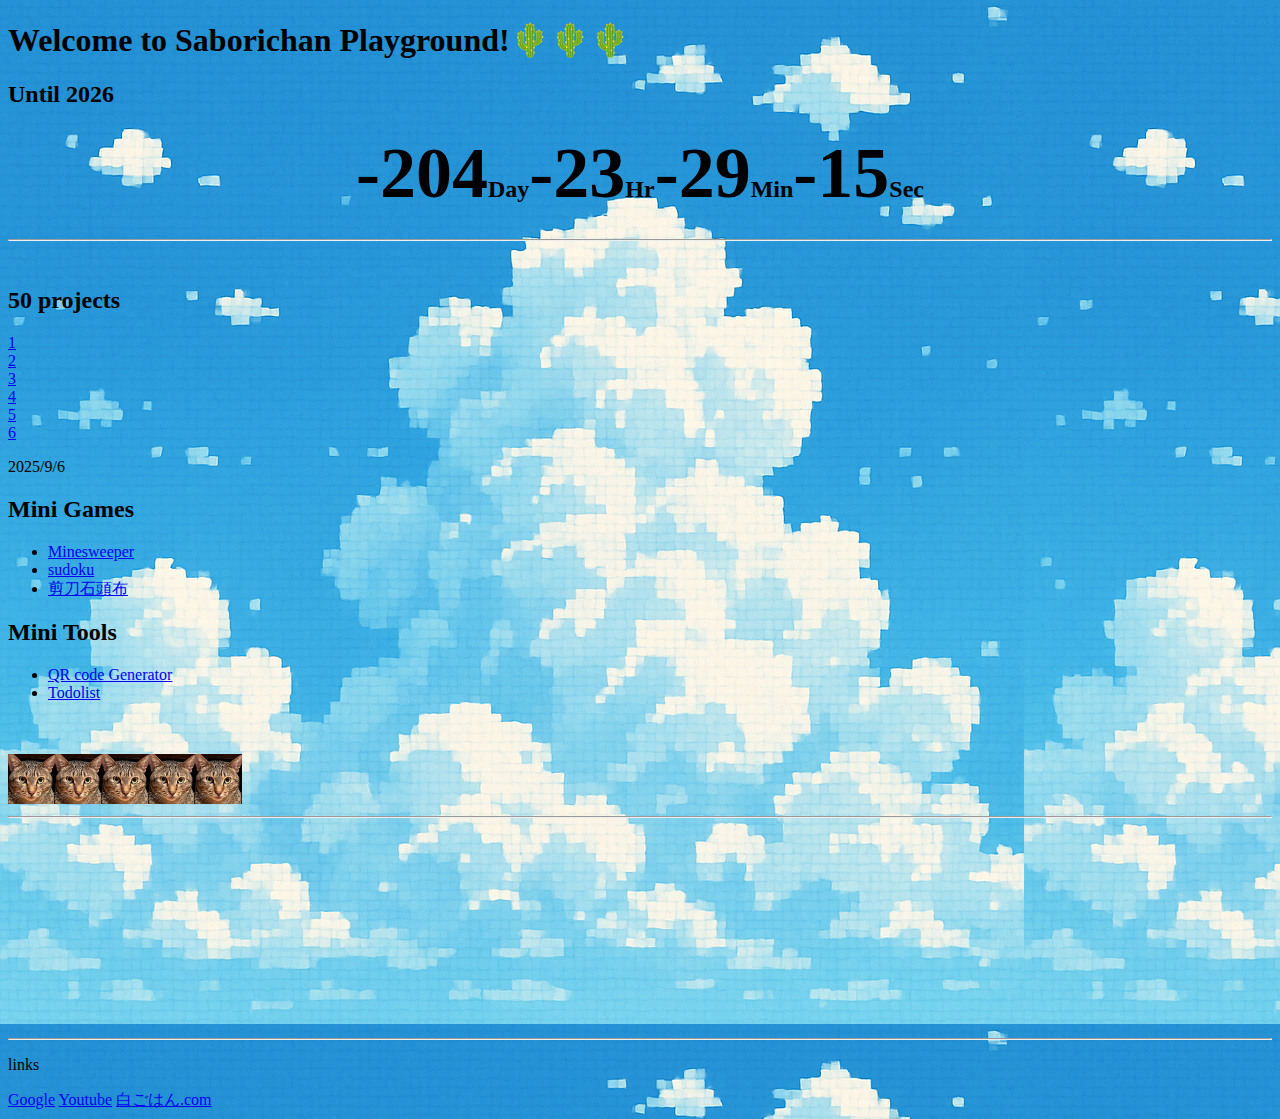
<file: index.html>
<!DOCTYPE html>
<html>
    <head>
        <!-- UTF-8是網頁的編碼-->
        <meta charset="UTF-8"></meta>
        <title>saborichan的小天地</title>
        <style>
        body {
            background-image: url(background.png);
        }
        
        .timer {
            font-weight: bold;
            font-size: 24px;
            text-align: center;
        }
        .timer span {
            font-size: 72px;
        }
        </style>
    </head>
<body>
        <!-- memo 這樣寫-->
        
        <h1>Welcome to Saborichan Playground!🌵🌵🌵</h1>
        
    <section>
    <h2>
    Until 2026</h2>
    <p class="timer"><span id="day"></span>Day<span id="hour"></span>Hr<span id="min"></span>Min<span id="sec"></span>Sec</p>
    </section>

        
        <hr/><!-- 劃一條線行-->
        

        <br/><!-- br/ 空行-->
        
        <h2>50 projects</h2>
        <li><a href="50 projects/01/index.html">1</a></li>
        <li><a href="50 projects/02/index.html">2</a></li>
        <li><a href="50 projects/03/index.html">3</a></li>
        <li><a href="50 projects/04/index.html">4</a></li>
        <li><a href="50 projects/05模糊/index.html">5</a></li>
        <li><a href="50 projects/06/index.html">6</a></li>
        <p>2025/9/6</p>
        <h2> Mini Games</h2>
        <ul>
        <li><a href="minesweeper/minesweeper.html">Minesweeper</a></li>
        <li><a href="sudoku/sudoku.html">sudoku</a></li>
        <li><a href="剪刀石頭布/剪刀石頭布.html">剪刀石頭布</a></li>
        </ul>
        
        <h2>Mini Tools</h2>
        <ul>
        <li><a href="qrcodegenerator/qrcodegenerator.html">QR code Generator</a></li>
    
        <li><a href="todolist/todolist.html">Todolist</a></li>
        </ul>
        <br/>
        <br/>
        <img src="cat.jpg" height="50"/><img src="cat.jpg" height="50"/><img src="cat.jpg" height="50"/><img src="cat.jpg" height="50"/><img src="cat.jpg" height="50"/>
        <hr/>
        <iframe 
        width="200" 
        height="200" 
        src="https://www.youtube.com/embed/NOP8r7UdK2I?si=TAzJz35jLMLvoWNX" 
        title="YouTube video player" 
        frameborder="0" 
        allow="accelerometer; autoplay; clipboard-write; encrypted-media; gyroscope; picture-in-picture; web-share" 
        referrerpolicy="strict-origin-when-cross-origin" allowfullscreen>
        </iframe>
        <hr/>
        <p>links</p>
        <a href="https://www.google.com">Google</a>
        <a href="https://www.youtube.com">Youtube</a>
        <a href="https://www.sirogohan.com">白ごはん.com</a>
    
<script>
    'use strict';

    function countdown(due) {
        const now = new Date();

        const rest = due.getTime() - now.getTime();
        const sec = Math.floor(rest / 1000) % 60;
        const min = Math.floor(rest / 1000 / 60) % 60;
        const hours = Math.floor(rest / 1000 / 60 / 60) % 24;
        const days = Math.floor(rest / 1000 / 60 / 60 / 24);
        const count = [days, hours, min, sec];

        return count;
    }

    const goal = new Date(2026, 0, 1);

    function recalc() {
        const counter = countdown(goal);
        document.getElementById('day').textContent = counter[0];
        document.getElementById('hour').textContent = counter[1];
        document.getElementById('min').textContent = String(counter[2]).padStart(2, '0');
        document.getElementById('sec').textContent = String(counter[3]).padStart(2, '0');
        refresh();  
    }

    function refresh() {
        setTimeout(recalc, 1000);
    }
    recalc();
</script>
    
        
        

        

</body>
</html>
</file>
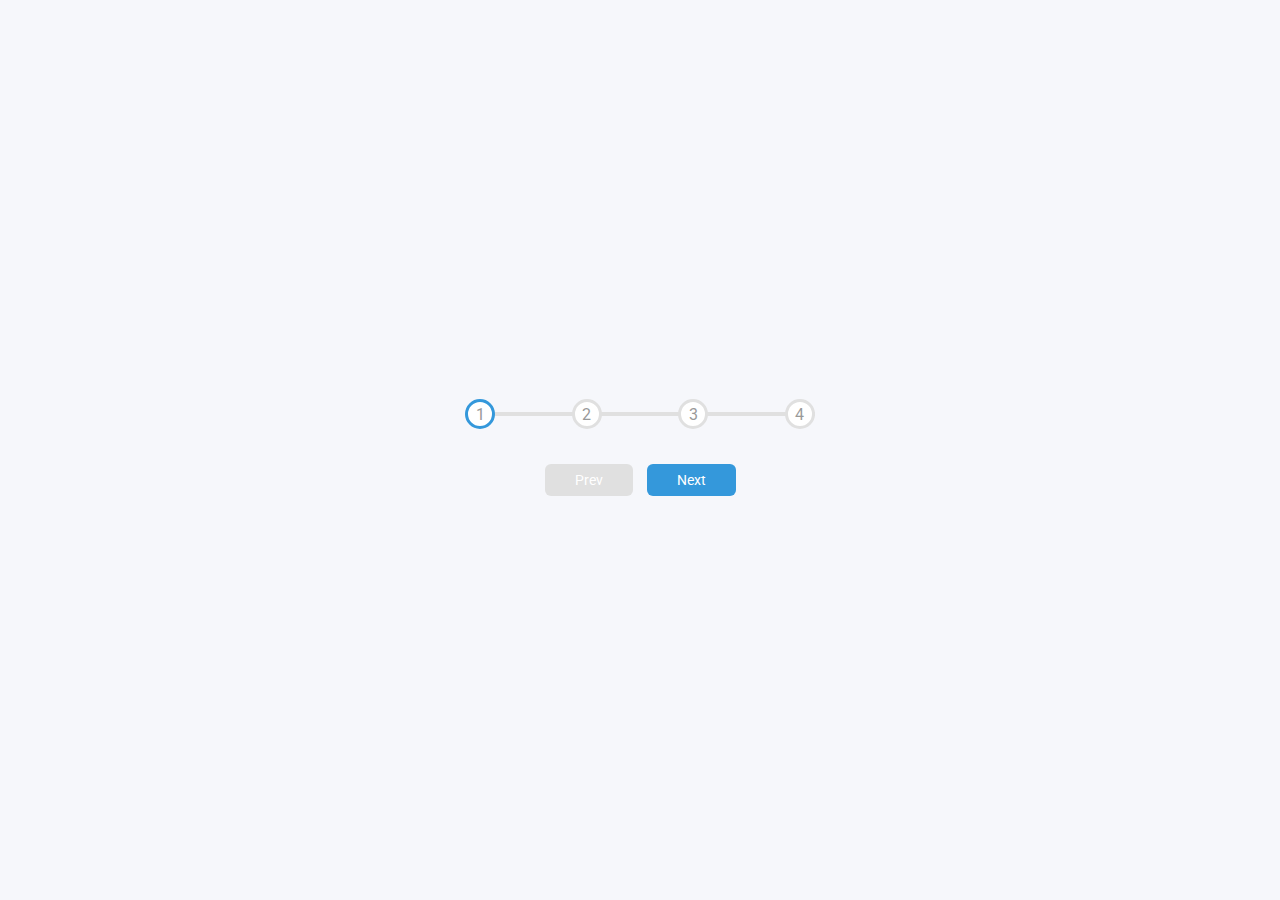
<file: 50 projects/02/index.html>
<!DOCTYPE html>
<html lang="en">
<head>
    <meta charset="UTF-8">
    <meta name="viewport" content="width=device-width, 
    initial-scale=1.0">
    <link rel="stylesheet" href="style.css">
    <title>My Project</title>
</head>
<body>
    <div class="container">
        <div class="progress-container">
            <div class="progress" id="progress"></div>
            <div class="circle active">1</div>
            <div class="circle">2</div>
            <div class="circle">3</div>
            <div class="circle">4</div>
        </div>
        <button class="btn" id="prev" disabled>Prev</button>
        <button class="btn" id="next" >Next</button>
    </div>
    <script src="script.js"></script>
</body>

</html>
</file>
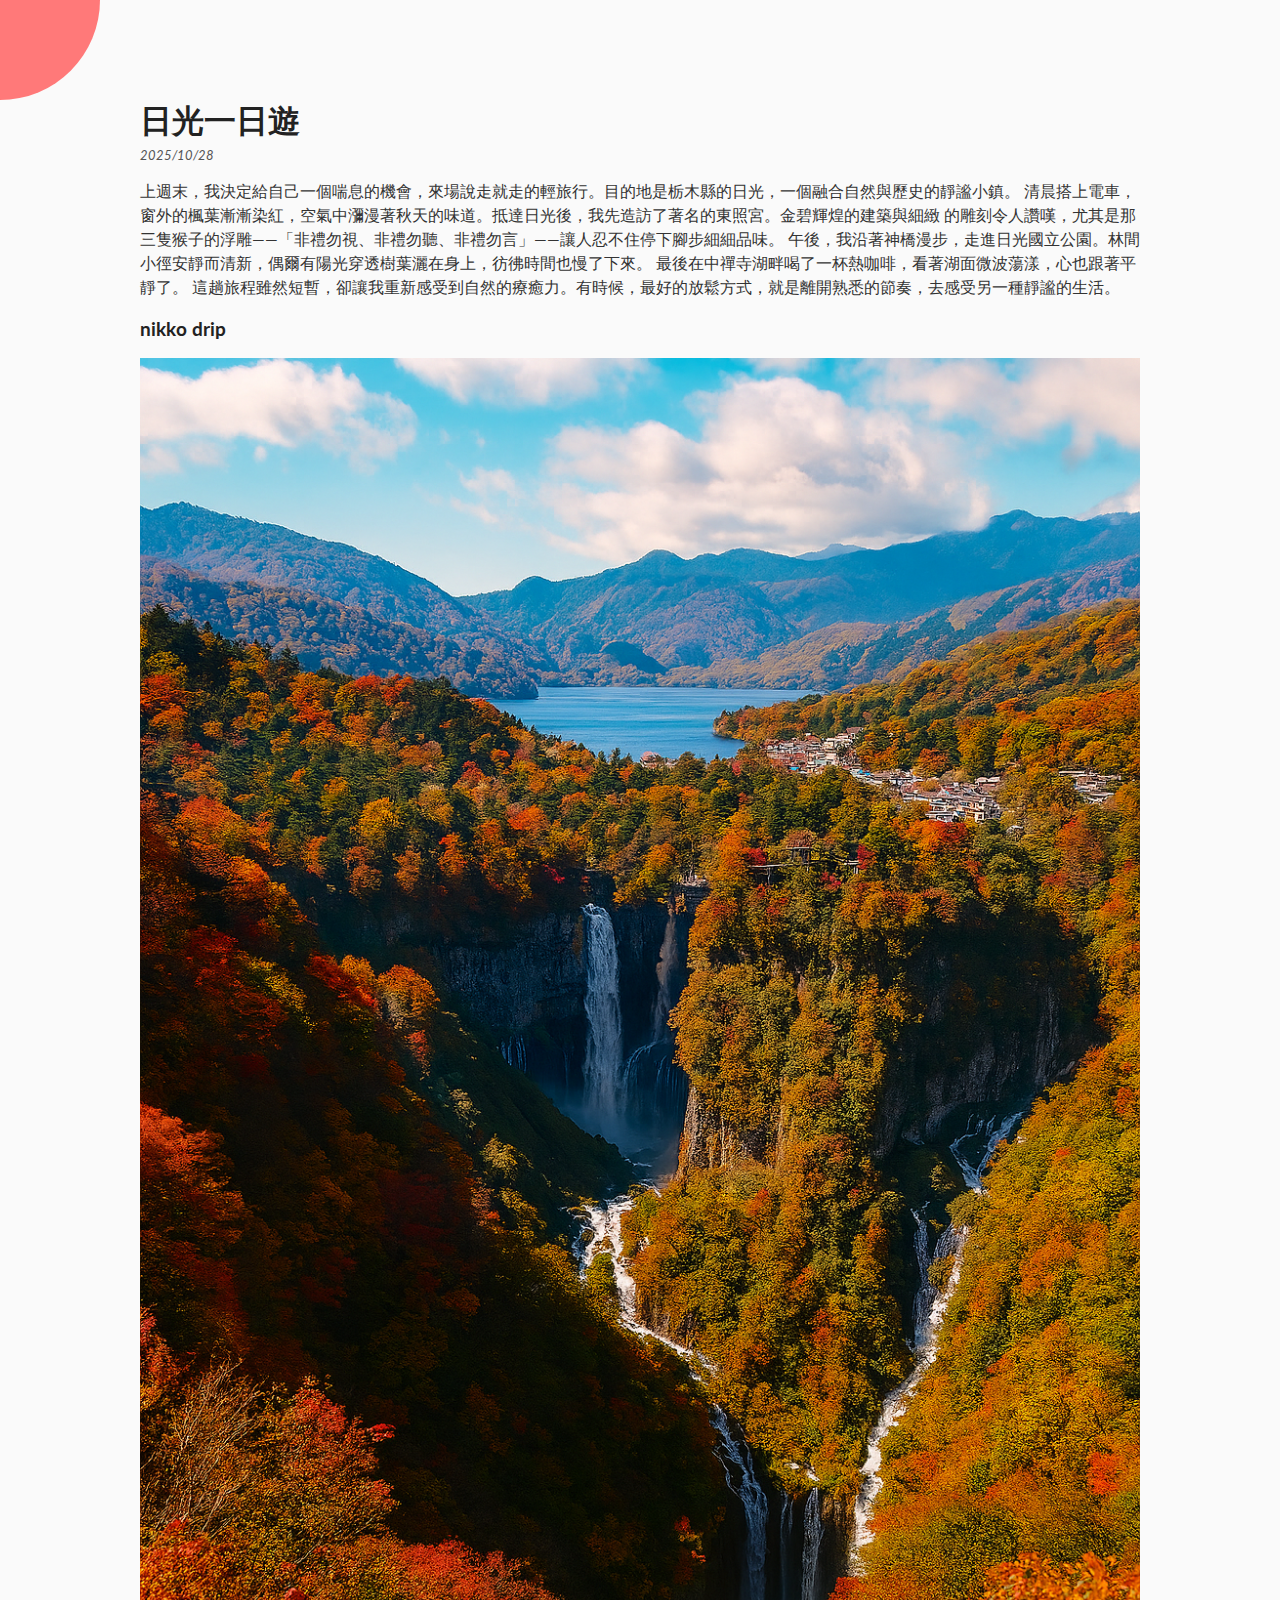
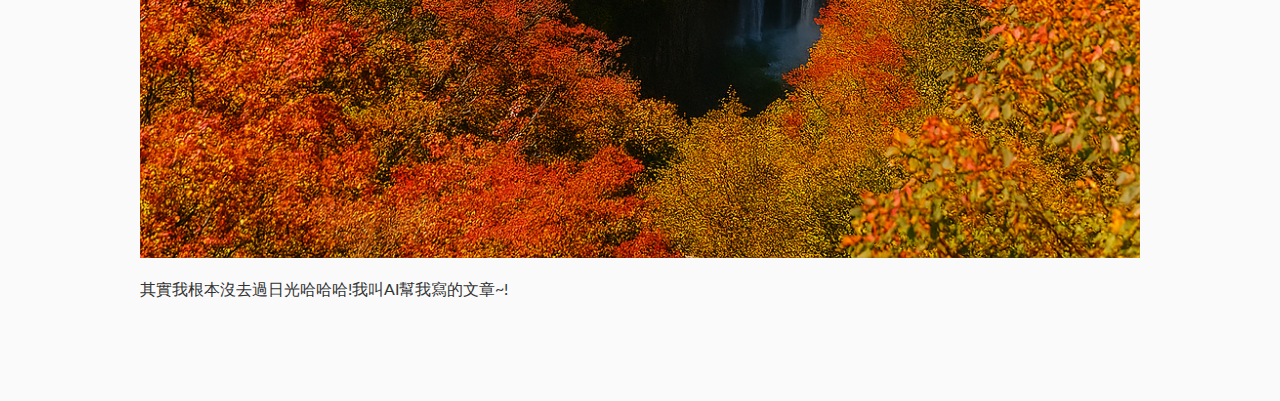
<file: 50 projects/03/index.html>
<!DOCTYPE html>
<html lang="en">
<head>
    <meta charset="UTF-8">
    <meta name="viewport" content="width=device-width, 
    initial-scale=1.0">
    <!-- 這是圖示支援 像是清單關閉的圖示就是來自這網址-->
    <link rel="stylesheet" href="https://cdnjs.cloudflare.com/ajax/libs/font-awesome/5.14.0/css/all.min.css" integrity="sha512-1PKOgIY59xJ8Co8+NE6FZ+LOAZKjy+KY8iq0G4B3CyeY6wYHN3yt9PW0XpSriVlkMXe40PTKnXrLnZ9+fkDaog==" crossorigin="anonymous" />
    <link rel="stylesheet" href="style.css">
    <title>日光一日遊</title>
</head>
<body>
    <div class="container">
        <div class="circle-container">
            <div class="circle">
                <button id="close">
                    <i class="fas fa-times"></i>
                </button>
                <button id="open">
                    <i class="fas fa-bars"></i>
                </button>
            </div>
                
        </div>

        <div class="content">
            <h1>日光一日遊</h1>
            <small>2025/10/28</small>
            <p>上週末，我決定給自己一個喘息的機會，來場說走就走的輕旅行。目的地是栃木縣的日光，一個融合自然與歷史的靜謐小鎮。
            清晨搭上電車，窗外的楓葉漸漸染紅，空氣中瀰漫著秋天的味道。抵達日光後，我先造訪了著名的東照宮。金碧輝煌的建築與細緻
            的雕刻令人讚嘆，尤其是那三隻猴子的浮雕——「非禮勿視、非禮勿聽、非禮勿言」——讓人忍不住停下腳步細細品味。
            午後，我沿著神橋漫步，走進日光國立公園。林間小徑安靜而清新，偶爾有陽光穿透樹葉灑在身上，彷彿時間也慢了下來。
            最後在中禪寺湖畔喝了一杯熱咖啡，看著湖面微波蕩漾，心也跟著平靜了。
            這趟旅程雖然短暫，卻讓我重新感受到自然的療癒力。有時候，最好的放鬆方式，就是離開熟悉的節奏，去感受另一種靜謐的生活。
            </p>
            <h3>nikko drip</h3>
            <img src="a peaceful autumn tr.png" alt="trip"/>
            <p>其實我根本沒去過日光哈哈哈!我叫AI幫我寫的文章~!</p>
        </div>
    </div>

    <nav>
        <ul>
            <li><i class="fas fa-home"></i>Home</li>
            <li><i class="fas fa-user-alt"></i>About</li>
            <li><i class="fas fa-envelope"></i>Contact</li>
        </ul>
    </nav>
<script src="script.js"></script>
</body>

</html>
</file>
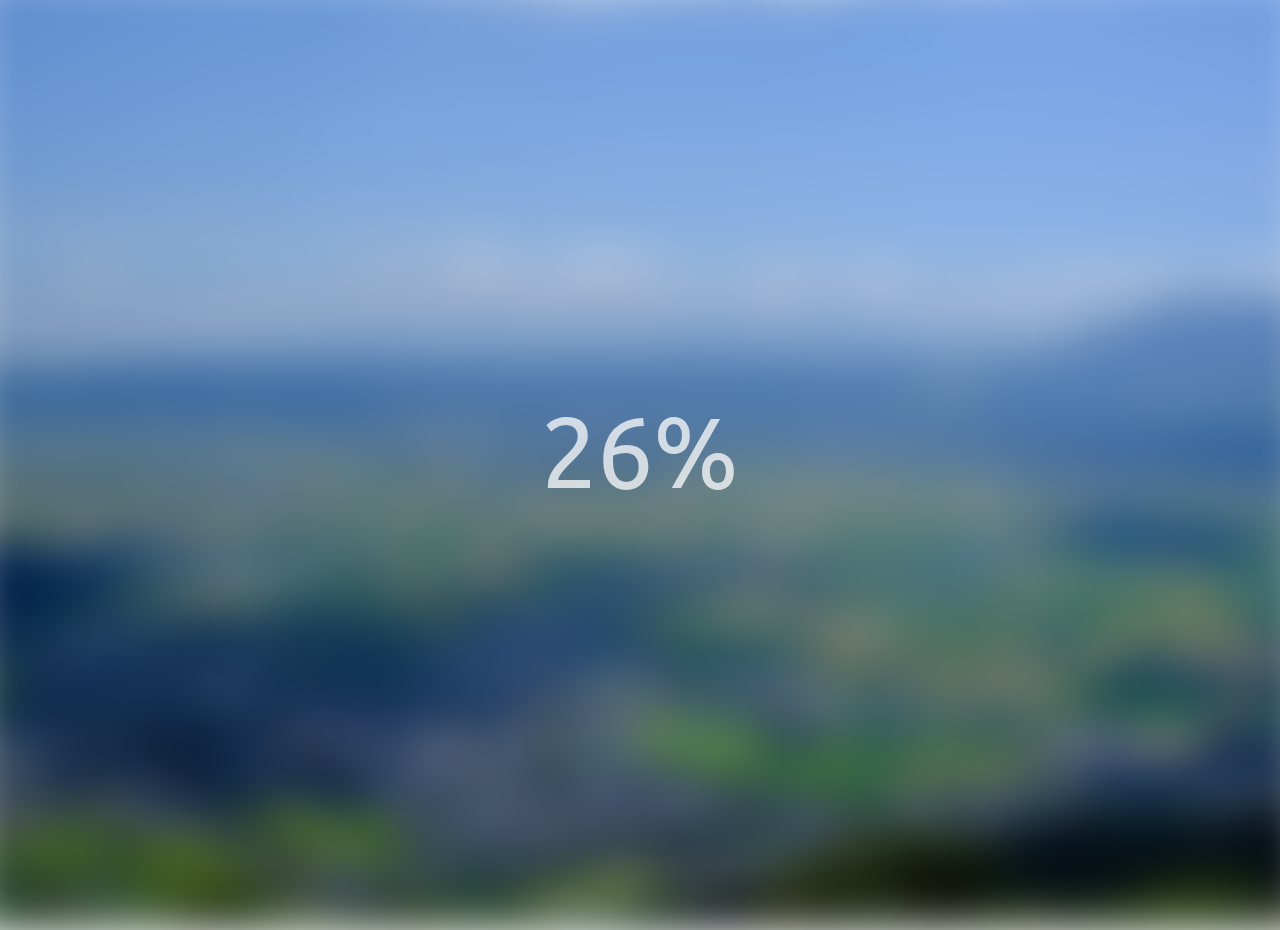
<file: 50 projects/05模糊/index.html>
<!DOCTYPE html>
<html lang="en">
<head>
    <meta charset="UTF-8">
    <meta name="viewport" content="width=device-width, 
    initial-scale=1.0">
    <link rel="stylesheet" href="style.css">
    <title>Blurry Loading</title>
</head>
<body>
    <section class="bg"></section>
    <div class="loading-text">0%</div>
    <script src="script.js"></script>
</body>
</html>
</file>
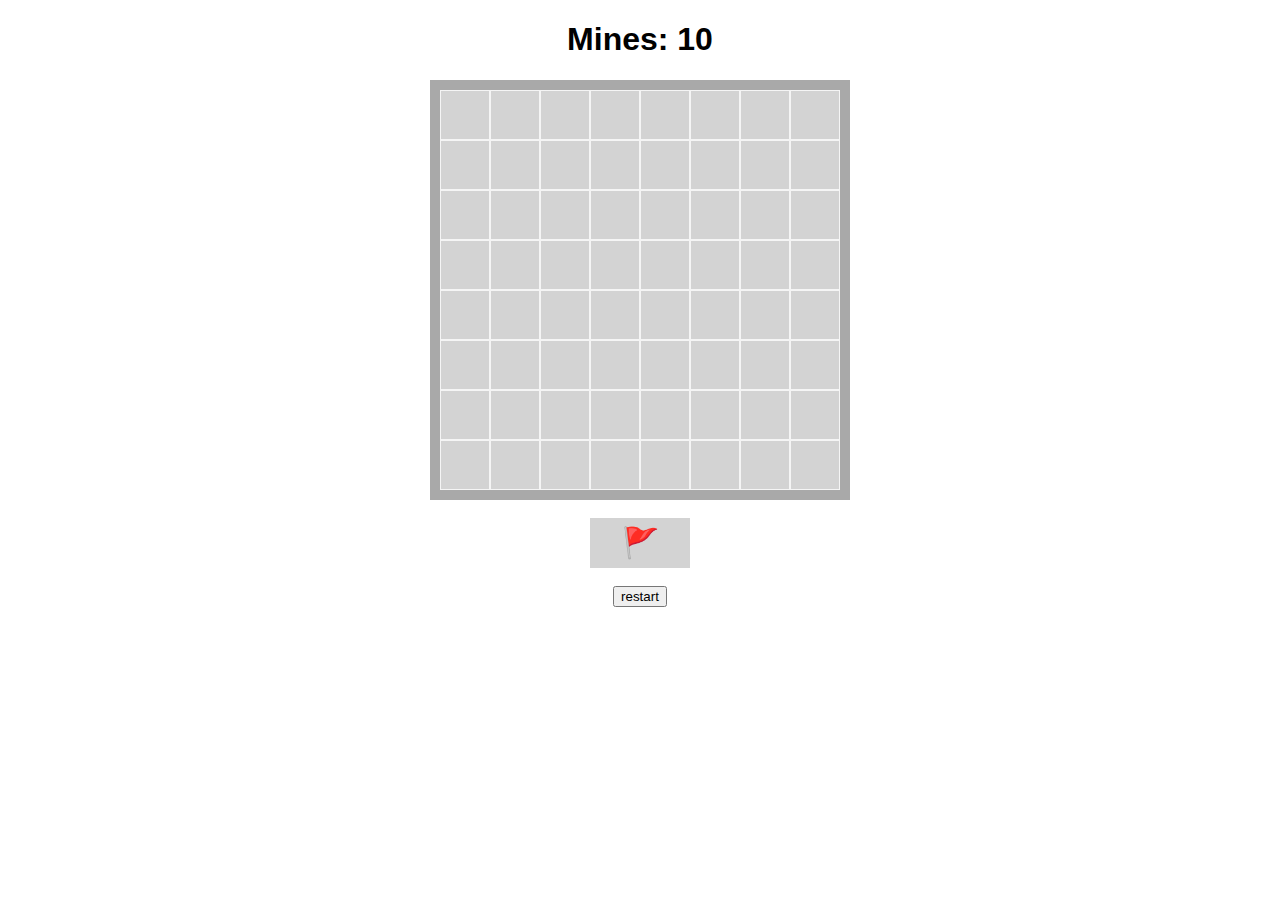
<file: minesweeper/game.html>
<!DOCTYPE html>
<html>
    <head>
        <meta charset="UTF-8">
        <meta name="viewport" content="width=device-width, initial-scale=1.0">
        <title>Minesweeper</title>
        <link rel="stylesheet" href="minesweeper.css">
        <script src="minesweeper.js"></script>
    </head>

    <body>
        <h1>Mines: <span id="mines-count">0</span></h1>
        <div id="board"></div>
        <br>
        <button id="flag-button">🚩</button>
        <br>
        <br>
        <button onclick="window.location.reload();">restart</button>
    </body>

</html>
</file>
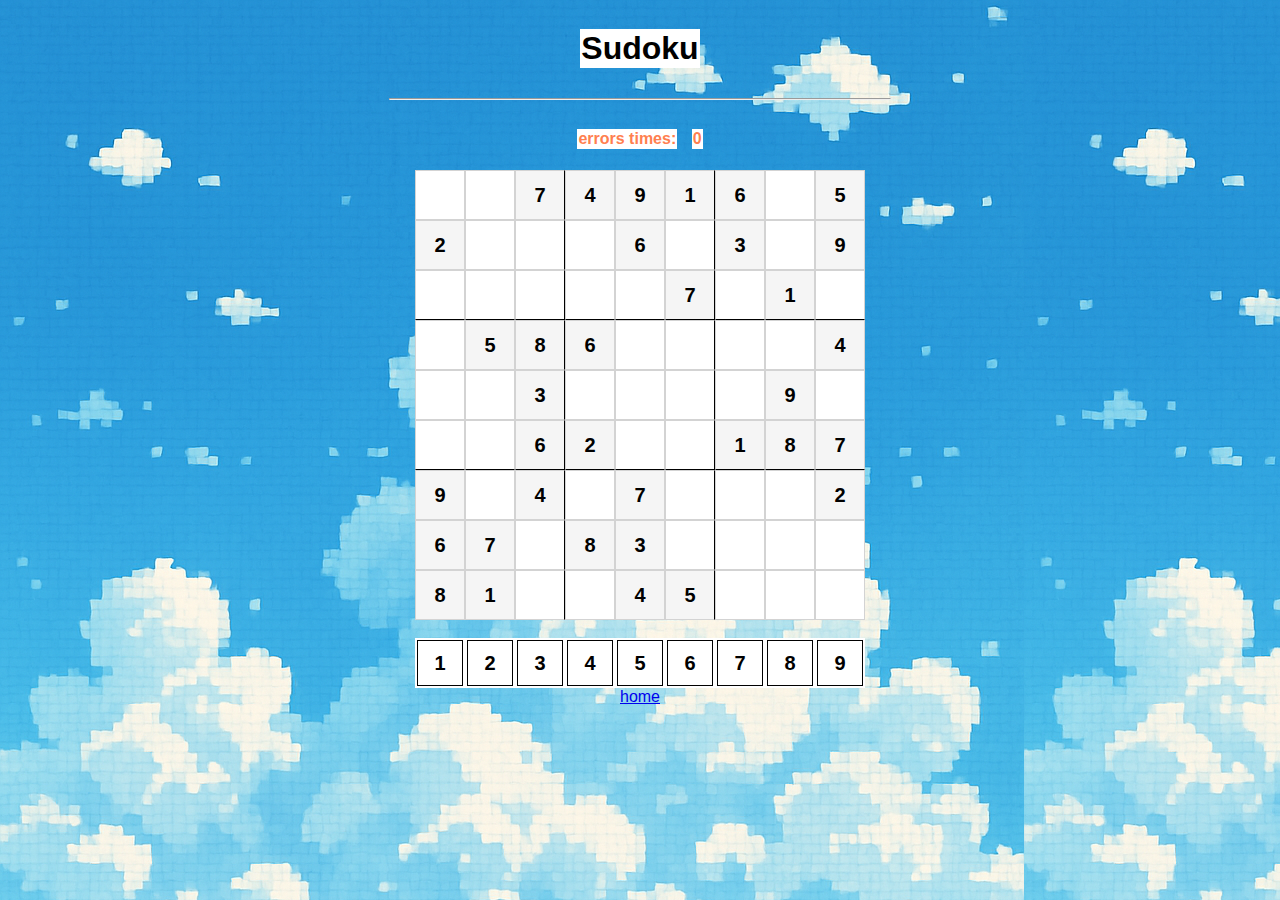
<file: sudoku/sudoku.html>
<html>
    <head>
        <meta charset="UTF-8">
        <meta name="viewpoint" content="width=device-width initial-scale=1.0 user-scalable=no">
        <title>Sudoku</title>

        <link rel="stylesheet" href="sudoku.css">
        <script src="sudoku.js"></script>
        <style>
            body{
                background-image: url(background.png);
            }
               
            .bordered-text {
              
              padding: 1px;                 /* 文字與邊框之間的空隙 */
              display: inline-block;        /* 讓邊框包住文字 */
              background-color: #fff;       /* 可選：背景色讓文字更清楚 */
            }
        </style>

    </head>
    <body>
        <h1 class="bordered-text" style="color: black;" >Sudoku</h1>
        <hr>
        <div style="text-align: center;">  
            <!-- style 是css inline-block是放同一條線 margin right是右邊空格-->
        <h4 class="bordered-text" style="color: coral; display: inline-block;margin-right: 10px;">errors times:</h4> 
        <h4 class="bordered-text" id="errors" style="display: inline-block">0</h4>
        </div>
        <!-- 9x9 board -->
        <div id="board"></div>
        <br>
        <div id="digits">
        </div>
        <a href="../index.html">home</a>
    </body>

</html>
</file>
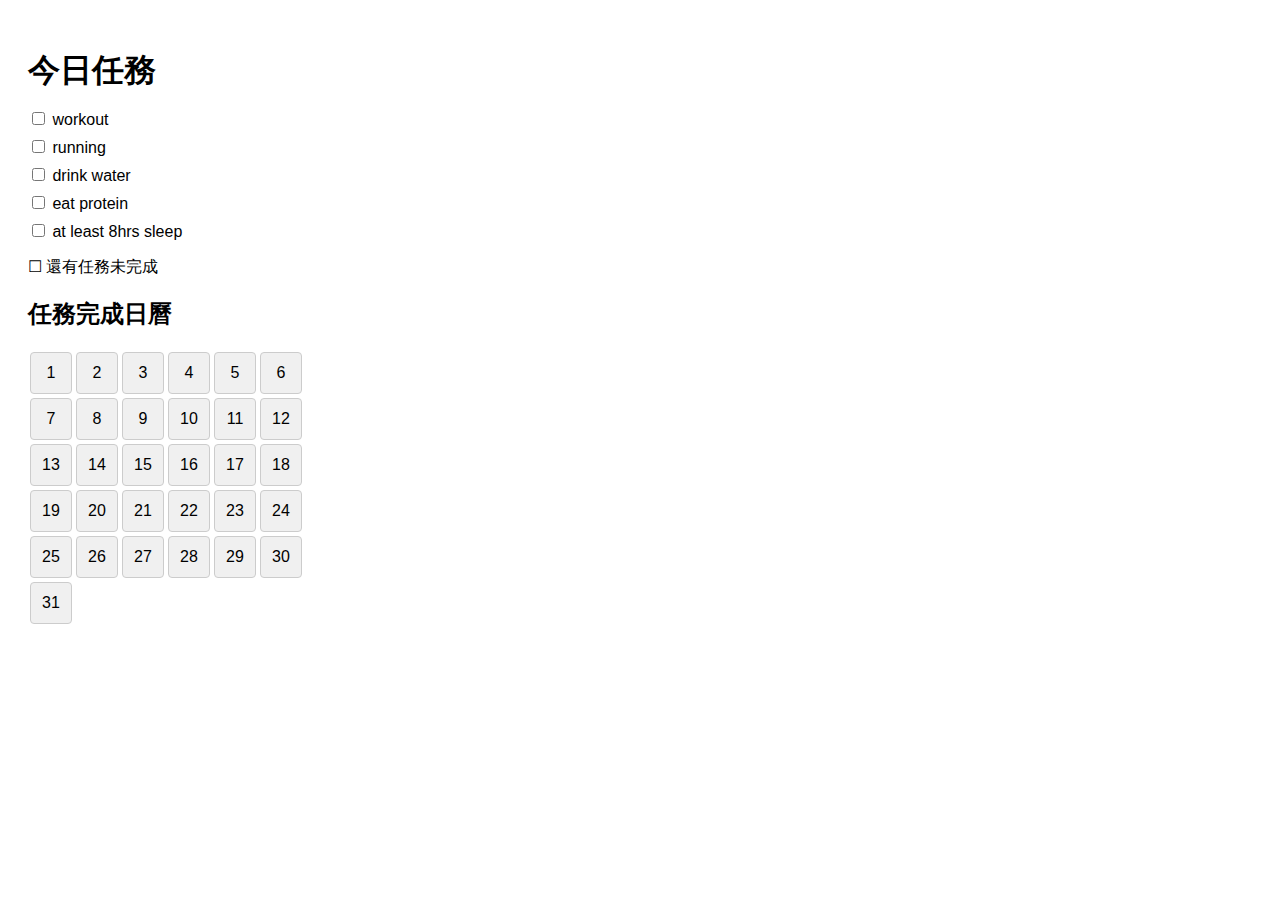
<file: todolist/todolist.html>
<!doctype html>
<html lang="ja">
<head>
  <meta charset="UTF-8">
  <meta name="viewport" content="width=device-width,initial-scale=1">
  <title>Daily Todo Calendar</title>
  <style>
    body {
      font-family: 'M PLUS 1p', sans-serif;
      padding: 20px;
    }
    h1, h2 {
      margin-bottom: 10px;
    }
    ul {
      list-style: none;
      padding: 0;
    }
    li {
      margin-bottom: 8px;
    }
    #calendar {
      margin-top: 20px;
      display: flex;
      flex-wrap: wrap;
      max-width: 300px;
    }
    .day {
      width: 40px;
      height: 40px;
      margin: 2px;
      text-align: center;
      line-height: 40px;
      border: 1px solid #ccc;
      border-radius: 4px;
      background-color: #f0f0f0;
    }
    .done {
      background-color: #c8f7c5;
      font-weight: bold;
    }
  </style>
</head>
<body>
  <h1>今日任務</h1>
  <ul id="list"></ul>
  <p id="status"></p>

  <h2>任務完成日曆</h2>
  <div id="calendar"></div>

  <script>
    'use strict';

    const STORAGE_KEY = 'dailyTodoStatus';
    const todoList = ['workout', 'running', 'drink water', 'eat protein', 'at least 8hrs sleep'];

    function getLocalDateString() {
      const now = new Date();
      const year = now.getFullYear();
      const month = String(now.getMonth() + 1).padStart(2, '0');
      const day = String(now.getDate()).padStart(2, '0');
      return `${year}-${month}-${day}`;
    }

    const today = getLocalDateString();
    let savedData = JSON.parse(localStorage.getItem(STORAGE_KEY)) || {};
    let todayStatus = savedData[today] || {};

    function renderTodoList() {
      const list = document.getElementById('list');
      list.innerHTML = '';
      for (let task of todoList) {
        const li = document.createElement('li');
        const label = document.createElement('label');
        const checkbox = document.createElement('input');
        checkbox.type = 'checkbox';
        checkbox.checked = !!todayStatus[task];
        checkbox.addEventListener('change', () => {
          todayStatus[task] = checkbox.checked;
          savedData[today] = todayStatus;
          localStorage.setItem(STORAGE_KEY, JSON.stringify(savedData));
          updateStatus();
          renderCalendar();
        });
        label.appendChild(checkbox);
        label.appendChild(document.createTextNode(' ' + task));
        li.appendChild(label);
        list.appendChild(li);
      }
    }

    function updateStatus() {
      const allDone = todoList.every(task => todayStatus[task]);
      document.getElementById('status').textContent = allDone
        ? '🎉 今日任務全部完成！'
        : '☐ 還有任務未完成';
    }

    function renderCalendar() {
      const calendar = document.getElementById('calendar');
      calendar.innerHTML = '';

      const now = new Date();
      const year = now.getFullYear();
      const month = now.getMonth();
      const daysInMonth = new Date(year, month + 1, 0).getDate();

      for (let day = 1; day <= daysInMonth; day++) {
        const dateStr = `${year}-${String(month + 1).padStart(2, '0')}-${String(day).padStart(2, '0')}`;
        const dayStatus = savedData[dateStr] || {};
        const allDone = todoList.every(task => dayStatus[task]);

        const cell = document.createElement('div');
        cell.className = 'day' + (allDone ? ' done' : '');
        cell.textContent = allDone ? `${day}✅` : day;
        cell.title = allDone ? '已完成任務' : '未完成';
        calendar.appendChild(cell);
      }
    }

    renderTodoList();
    updateStatus();
    renderCalendar();
  </script>
</body>
</html>
</file>
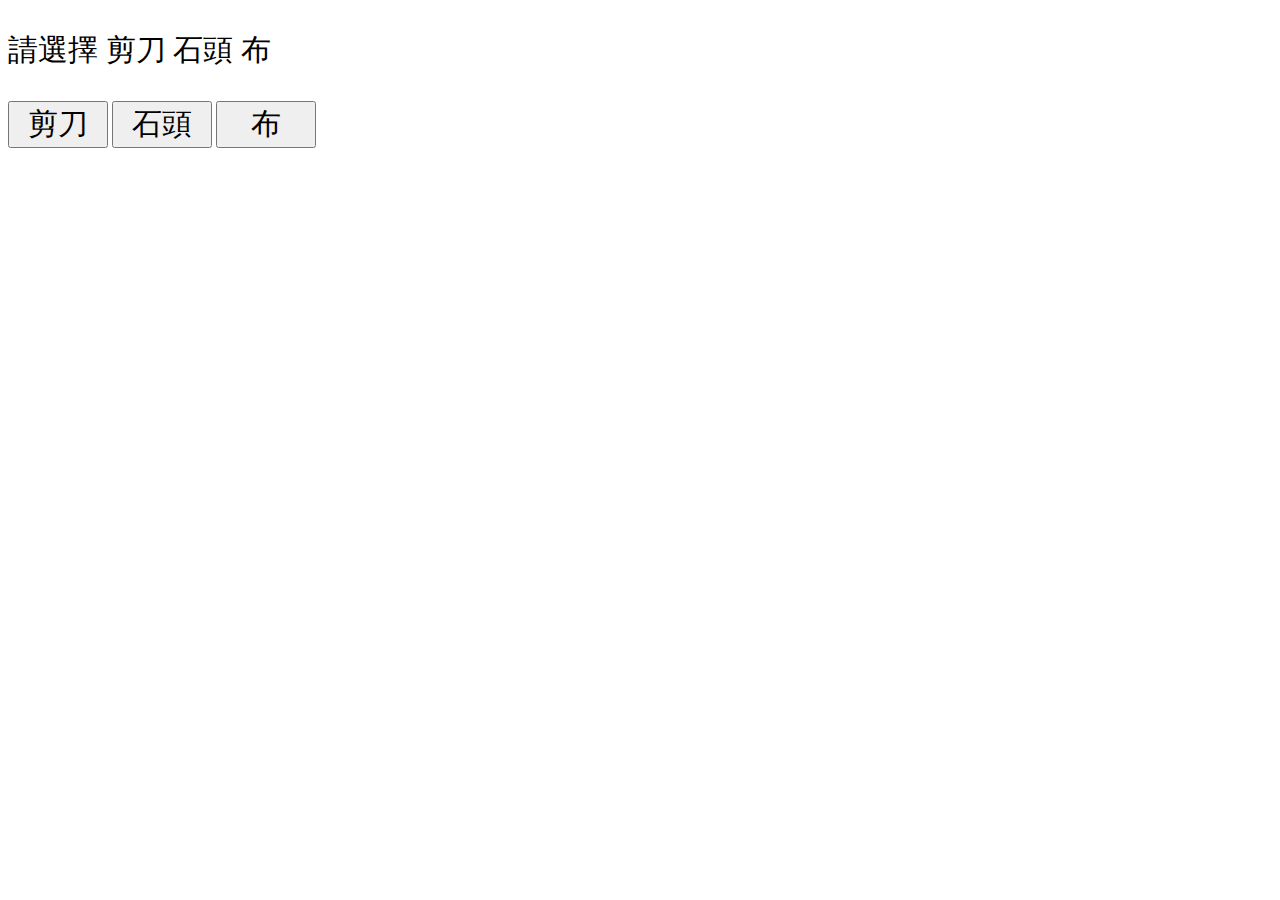
<file: 剪刀石頭布/剪刀石頭布.html>
<!DOCTYPE html>
<html>
    <head>
        <title>剪刀 石頭 布</title>
        <style>
            p{
                
                font-size: 30px;
            }
            button{
                display: inline;
                margin: auto;
                
                /*字體大小*/
                font-size: 30px;
                /*margin-right是右邊間隔*/
                
                /*按鈕寬度*/
                width: 100px;
            }
        </style>
    </head>
    <body>
        <p>請選擇 剪刀 石頭 布</p>
        <button onclick='
            playGame("剪刀")
        '>剪刀</button>
        <button onclick='
            playGame("石頭")
        '>石頭</button>
        <button onclick='

            playGame("布");
        '>布</button>




        
        
        
        <script>
            //function 函數(函式)
            //函數式重複使用程式碼
            //函式 裡面的值
            //功能 隨時取用 隨時改全部都會換
            function hello(){
                console.log("你好");
                console.log("小白");
            }
            //呼叫函數 很方便可以重複利用同一個hello()裡的程式碼
            hello();
            hello();
            
            

            //函數參數 parameter (price discount 即是parameter)
            function calculateDiscount(price, discount=0.9) {
                const discountPrice = price*discount;
                return discountPrice;
            }
            function name(firstName, lastName) {
                const full_name = firstName + lastName;
                return full_name;
            }
            console.log(calculateDiscount(100))
            console.log(name('王',"小明"))
            alert("nihao")

            
            

            function playGame(userChoice) {
                function generateComputerChoice() {
                //{我這裡是區域變數喔} 大括號裡面都是區域變數
                const randomNum = Math.random()*3;
                /*random 會出現0~1的小數點 運用這個特性 乘以三 將會0.1*3(0.3)~0.9(2.7) 會變成0~3之內的數字 就可以0~1 0~2 0~3 去大致平均分類機率*/
                
                console.log(randomNum);
                let computerChoice = "";
                if (0<=randomNum && randomNum<1) {
                computerChoice = "剪刀";
                } else if (1<=randomNum && randomNum<2) {
                    computerChoice ="石頭";
                } else {
                    computerChoice = "布";
                }
                return computerChoice;
                }
                const computerChoice = generateComputerChoice();

                if (userChoice === "剪刀") {
                    
                    if (computerChoice === "剪刀") {
                    alert(`你出${userChoice} 電腦出${computerChoice}，此局平手`);
                    }
                    else if (computerChoice === "石頭") {
                    alert(`你出${userChoice} 電腦出${computerChoice}，此局你輸了`);
                    }
                    else {
                    alert(`你出${userChoice} 電腦出${computerChoice}，此局你贏了`);
                    }
                }
                else if (userChoice === "石頭") {
                    if (computerChoice === "剪刀") {
                    alert(`你出${userChoice} 電腦出${computerChoice}，此局你贏了`);
                    }
                    else if (computerChoice === "石頭") {
                    alert(`你出${userChoice} 電腦出${computerChoice}，此局平手`);
                    }
                    else {
                    alert(`你出${userChoice} 電腦出${computerChoice}，此局你輸了`);
                    }
                } else {
                    if (computerChoice === "剪刀") {
                    alert(`你出${userChoice} 電腦出${computerChoice}，此局你輸了`);
                    }
                    else if (computerChoice === "石頭") {
                    alert(`你出${userChoice} 電腦出${computerChoice}，此局你贏了`);
                    }
                    else {
                    alert(`你出${userChoice} 電腦出${computerChoice}，此局平手`);
                    }
                }
            }
        </script>

        <script>
            
        </script>
    </body>
</html>
</file>
<file: 50 projects/02/style.css>
@import url('https://fonts.googleapis.com/css2?family=Roboto:ital,wght@0,700;1,700&display=swap');

:root {
    /*可以當作變數*/
    --line-border-fill:#3498db;
    --line-border-empty:#e0e0e0;

}

* {
    box-sizing: border-box;
}

body {
    background-color: #f6f7fb;
    font-family: 'Roboto', sans-serif;
    display: flex;
    flex-direction: column;
    align-items: center;
    justify-content: center;
    height: 100vh;
    overflow: hidden;
    margin: 0;

}

.container {
    text-align: center;
}

.progress-container {
    display: flex;
    justify-content: space-between;
    position: relative;
    margin-bottom: 30px;
    max-width: 100%;
    width: 350px;
}

.progress-container::before {
    content: '';
    background-color: var(--line-border-empty);
    position: absolute;
    top: 50%;
    left: 0;
    transform: translateY(-50%);
    height: 4px;
    width: 100%;
    z-index: -1;
}

.progress {
    background-color: var(--line-border-fill);
    position: absolute;
    top: 50%;
    left: 0;
    transform: translateY(-50%);
    height: 4px;
    width: 0%;
    z-index: -1;
    transition: 0.4s ease;
}

.circle {
    background-color: #fff;
    color: #999;
    border-radius: 50%;
    height: 30px;
    width: 30px;
    display: flex;
    align-items: center;
    justify-content: center;
    border: 3px solid  var(--line-border-empty);
    transition: .4s ease;
}

.circle.active {
    border-color: var(--line-border-fill);
}

.btn {
    background-color: var(--line-border-fill);
    color: #fff;
    border: 0;
    border-radius: 6px;
    cursor: pointer;
    font-family: inherit;
    padding: 8px 30px;
    margin:5px;
    font-size: 14px;
}

.btn:active {
    transform: (0.98);
}

.btn:focus {
    outline: 0;
}

.btn:disabled {
    background-color: var(--line-border-empty);
    cursor: not-allowed;
}
</file>
<file: 50 projects/03/style.css>
@import url('https://fonts.googleapis.com/css2?family=Lato&display=swap');

* {
    box-sizing: border-box;
}

/*概念是把body弄成黑色然後 文章內容再用div container白色做框的感覺 然後主菜單是放在body上 */

body {
    font-family: 'Lato', sans-serif;
    background-color: #333;
    /*overflow-x 將可以把左右裁切掉只能上下滑 */
    color: #222;
    overflow-x: hidden;
    margin: 0;

}

.container {
    background-color: #fafafa;
    transform-origin: top left;
    transition: transform 0.5s linear;
    width: 100vw;
    min-height: 100vh;
    padding: 50px;
}

.container.show-nav {
    transform: rotate(-20deg);
}

.circle-container {
    position: fixed;
    top: -100px;
    left: -100px;   
}

.circle {
    background-color: #ff7979;
    height: 200px;
    width: 200px;
    border-radius: 50%;
    position: relative;
    transition: transform 0.5s line;
}

.container.show-nav .circle {
    transform: rotate(-70deg);
}

.circle button {
    /*cursor = 鼠標會變成手指指向圖(pointer) */
    cursor: pointer;
    position: absolute;
    top: 50%;
    left: 50%;
    height: 100px;
    background: transparent;
    border: 0;
    font-size: 26px;
    color: #fff;
}

.circle button:focus {
    outline: none;
}

.circle button#open {
    left: 60%;
}

.circle button#close {
    top: 60%;
    transform: rotate(90deg);
    transform-origin: top left;
}

.container.show-nav + nav li {
    transform: translateX(0);
    transition-delay: 0.3s;
}
/*主菜單 +固定+畫面的下方40px高的位置*/
nav {
    position:fixed;
    bottom: 40px;
    left: 0;
    z-index: 100; 
}

nav ul {
    /*無列的點點*/
    list-style-type: none;
    padding-left: 30px;
}

nav ul li {
    text-transform: uppercase;
    color: #fafafa;
    margin: 40px 0;
    transform: translateX(-100%);
    transition: transform 0.4s ease-in; 
}

/* 這裡是圖示的大小 */
nav ul li i {
    font-size: 20px;
    margin-right: 10px;
}

nav ul li + li {
    margin-left: 15px;
    transform: translateX(-150%);
}

nav ul li + li + li{
    margin-left: 30px;
    transform: translateX(-200%);
}

.content img {
    max-width: 100%;
}

.content {
    max-width: 1000px;
    /*margin:上下是50px 左右是auto 這裡是放入兩個值*/
    margin: 50px auto;
}

.content h1 {
    margin: 0;
}

.content small {
    color: #555;
    font-style: italic;
}

.content p {
    color: #333;
    /*行距*/
    line-height: 1.5;
}
</file>
<file: 50 projects/05模糊/style.css>
@import url('https://fonts.googleapis.com/css2?family=Ubuntu');

* {
    box-sizing: border-box;
}

body {
    font-family: 'Ubuntu', sans-serif;
    display: flex;
    align-items: center;
    justify-content: center;
    height: 100vh;
    overflow: hidden;
    margin: 0;
}

.bg {
    background: url('山田.jpg')
    no-repeat center center/cover;
    position: absolute;
    top: -30px;
    left: -30px;
    width: calc(100vw + 60px);
    height: calc(100vh + 60px);
    z-index: -1;
    filter: blur(0px);
}

.loading-text {
    font-size: 100px;
    color: #fff;
}
</file>
<file: minesweeper/minesweeper.css>
body {
    font-family: Arial, Helvetica, sans-serif;
    font-weight: bold;
    text-align: center;
}

#board {
    width: 400px;
    height: 400px;
    border: 10px solid darkgray;
    background-color: lightgray;

    margin: 0 auto;
    display: flex;
    flex-wrap: wrap;
}

#board div {
    width: 48px;
    height: 48px;
    border: 1px solid whitesmoke;

    /* text */
    font-size: 30px;
    display: flex;
    justify-content: center;
    align-items: center;
}

.tile-clicked {
    background-color: darkgrey;
}

.x1 {
    color: blue;
}

.x2 {
    color: green;
}

.x3 {
    color: red;
}

.x4 {
    color: navy;
}

.x5 {
    color: brown;
}

.x6 {
    color: teal;
}

.x7 {
    color: black;
}

.x8 {
    color: gray;
}

#flag-button {
    width: 100px;
    height: 50px;
    font-size: 30px;
    background-color: lightgray;
    border: none;
}
</file>
<file: sudoku/sudoku.css>
body{
    font-family: Arial, Helvetica, sans-serif;
    text-align: center;
}

hr {
    width: 500px;
}

#errors {
    color: coral;
}

#board {
    width: 450px;
    height: 450px;

    background-color: white;
    margin: 0 auto;
    display: flex;
    flex-wrap: wrap;
}

.tile{
    width: 48px;
    height: 48px;
    border: 1px solid lightgray;

    /* Text */
    font-size: 20px;
    font-weight: bold;
    display: flex;
    justify-content: center;
    align-items: center;

}

#digits {
    width: 450px;
    height: 50px;
    background-color: white;
    margin: 0 auto;
    display: flex;
    flex-wrap: wrap;

}

.number {
    width: 44px;
    height: 44px;
    border: 1px solid black;
    margin: 2px;

    /* Text */
    font-size: 20px;
    font-weight: bold;
    display: flex;
    justify-content: center;
    align-items: center;
}

.number-selected {
    background-color: gray;

}

.tile-start {
    background-color: whitesmoke;
}

.horizontal-line {
    border-bottom: 1px solid black;
}

.vertical-line {
    border-right: 1px solid black;
}
</file>
